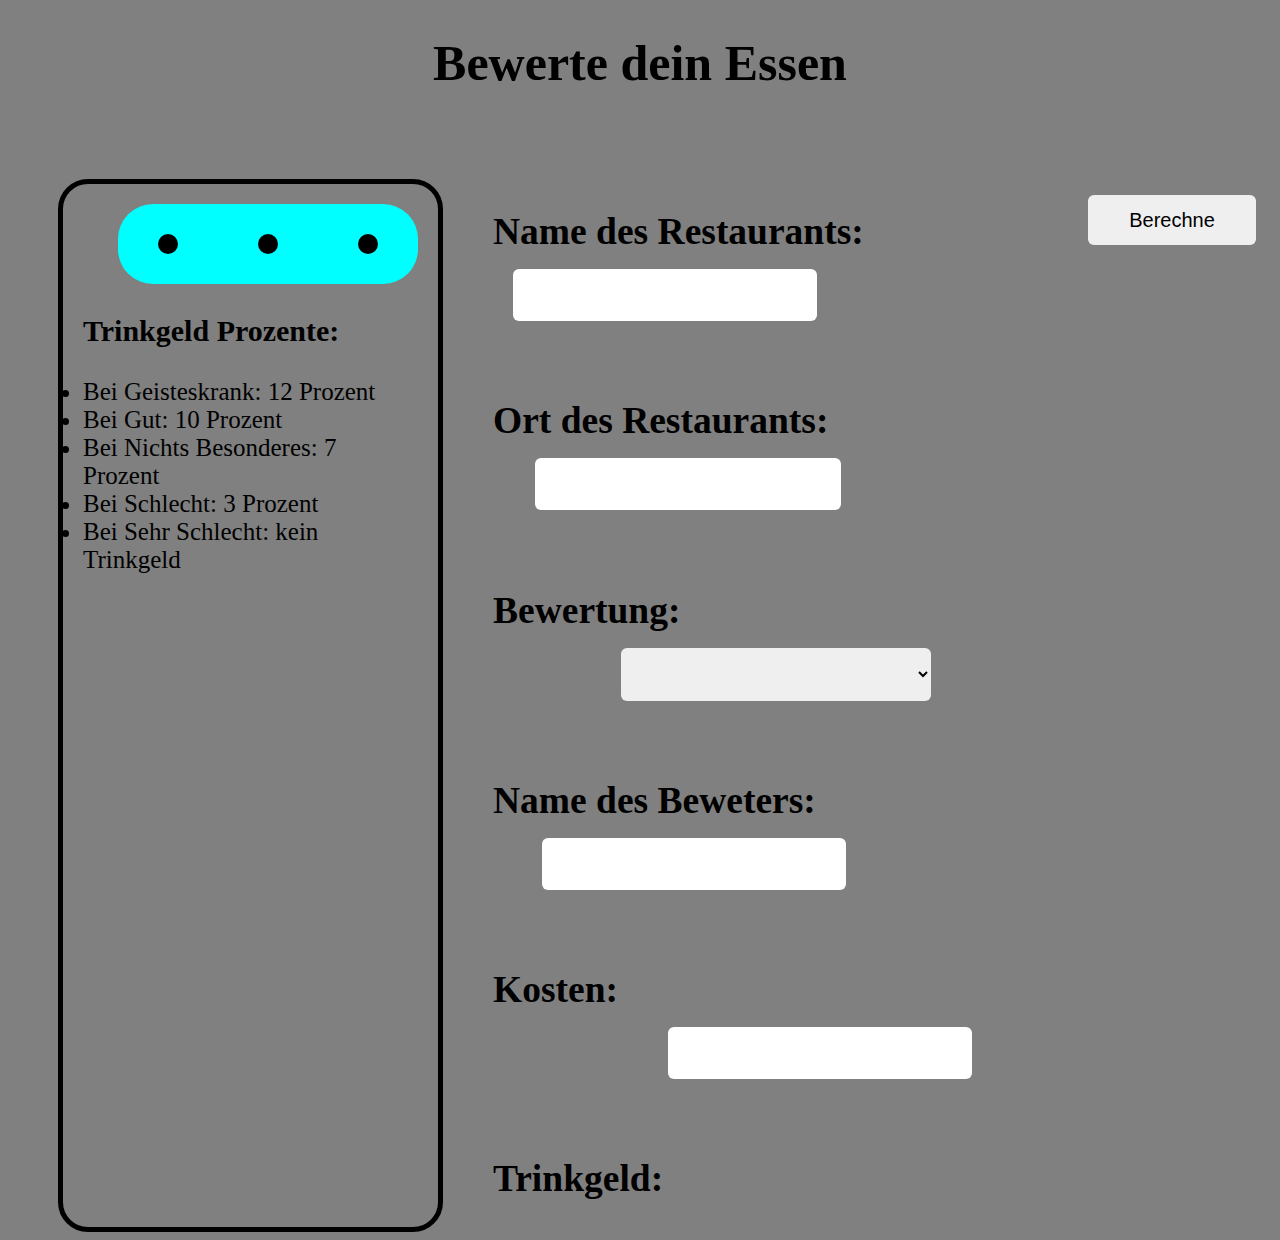
<file: Essen_Bewerten/index.html>
<!DOCTYPE html>
<html lang="en">
<head>
    <meta charset="UTF-8">
    <meta name="viewport" content="width=device-width, initial-scale=1.0">
    <title>Essen Bewertung</title>
    <link rel="stylesheet" href="style.css">
    <script src="main.js"></script>
</head>
<body>
    <h1>Bewerte dein Essen</h1>
    <br>
    <br>
    <br>
    <div class="container2">
        <div class="bewerte">
            <div class="notize">
                <div class="kreise">
                    <div class="kreis1"></div>
                    <div class="kreis2"></div>
                    <div class="kreis3"></div>
                </div>
            </div>
            <form>
                <p>Trinkgeld Prozente:</p>
                <li>Bei Geisteskrank: 12 Prozent</li>
                <li>Bei Gut: 10 Prozent</li>
                <li>Bei Nichts Besonderes: 7 Prozent</li>
                <li>Bei Schlecht: 3 Prozent</li>
                <li>Bei Sehr Schlecht: kein Trinkgeld</li>
            </form>
        </div>
    
        <div class="container">
            <h2>Name des Restaurants:<input type="text" id="name_input"></h2> 
            <h2>Ort des Restaurants:<input type="text" id="ort_input"></h2>
            <h2>Bewertung: <select name="Bewertung" id="raiting">
                                <option value="0"></option>
                                <option value="1">Geisteskrank</option>
                                <option value="2">Gut</option>
                                <option value="3">Nichts Besonderes</option>
                                <option value="4">Schlecht</option>
                                <option value="5">Sehr Schlecht</option>
                            </select>
            </h2> 
            <h2>Name des Beweters:<input type="text" id="name_bewerter"></h2>
            <h2>Kosten:<input type="text" id="kosten"></h2> 
            <h2>Trinkgeld:<output type="text" id="trinkgeld"></h2>
        </div>
        <button type="button" id="bnt1" onclick="berechne()">Berechne</button>
    </div>
</body>
</html>
</file>
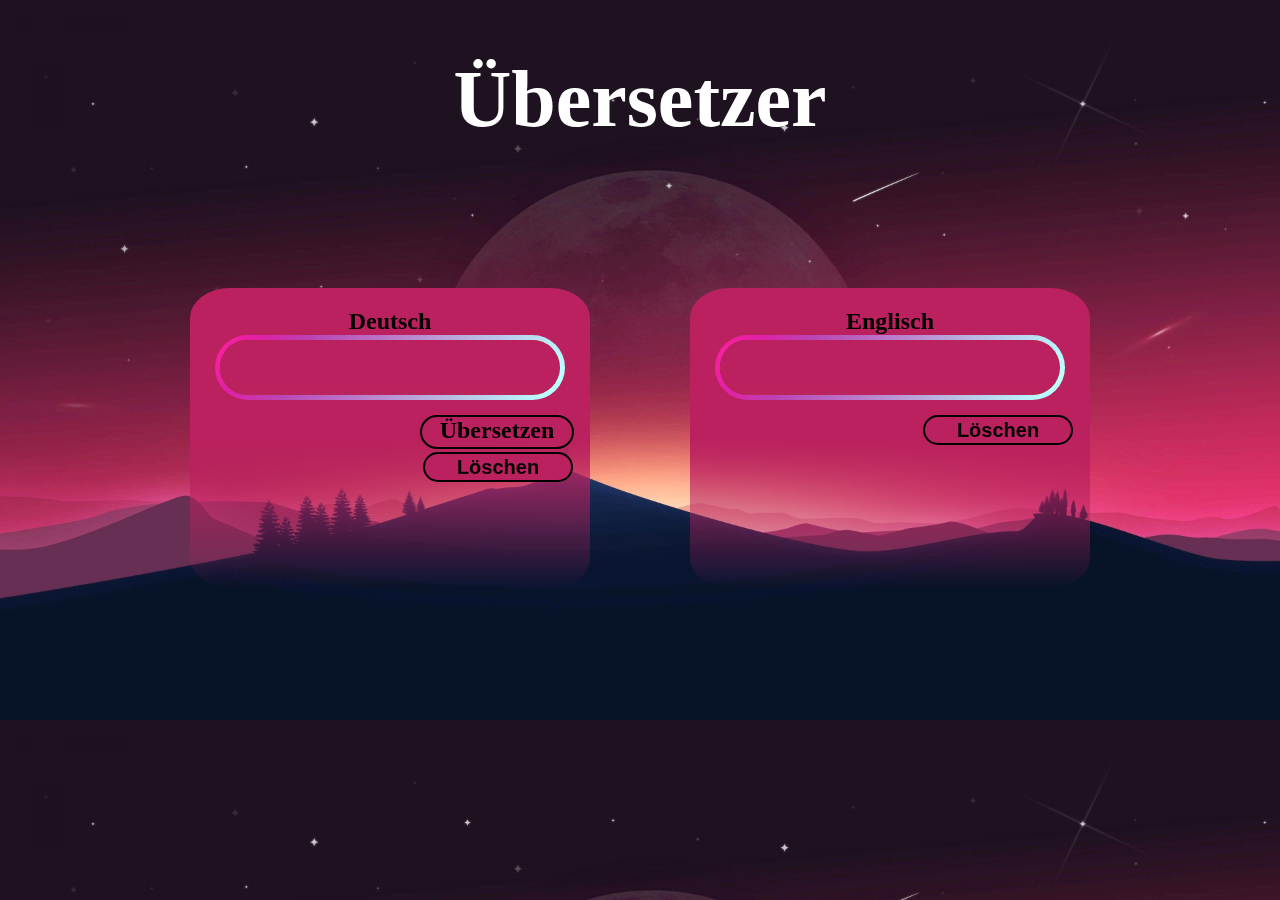
<file: Übersetzer/index.html>
<!DOCTYPE html>
<html lang="en">
<head>
    <meta charset="UTF-8">
    <meta name="viewport" content="width=device-width, initial-scale=1.0">
    <title>Übersetzer</title>
    <link rel="stylesheet" href="Style.css">
    <link rel="stylesheet" href="Style-i.css">
    <script src="main.js" defer></script>
</head>
<body>
    <h1 class="glow">Übersetzer</h1>
<div class="container">
    <div class="box1"><h2>Deutsch
        <div class="input-group">
      <input type="text" id="myInput1" class="input-group__input"/>
  </div>
  <div class="button1">Übersetzen</div>
  <input class="int1" type= "button" value= "Löschen" onclick= "clearInput1()">
</div>
    <div class="box2"><h2>Englisch <div class="input-group">
        <input type="text" id="myInput2" class="input-group__input"/>
    </div>
    <input class="int2" type= "button" value= "Löschen" onclick= "clearInput2()">
</div>
</div>
</body>
</html>
</file>
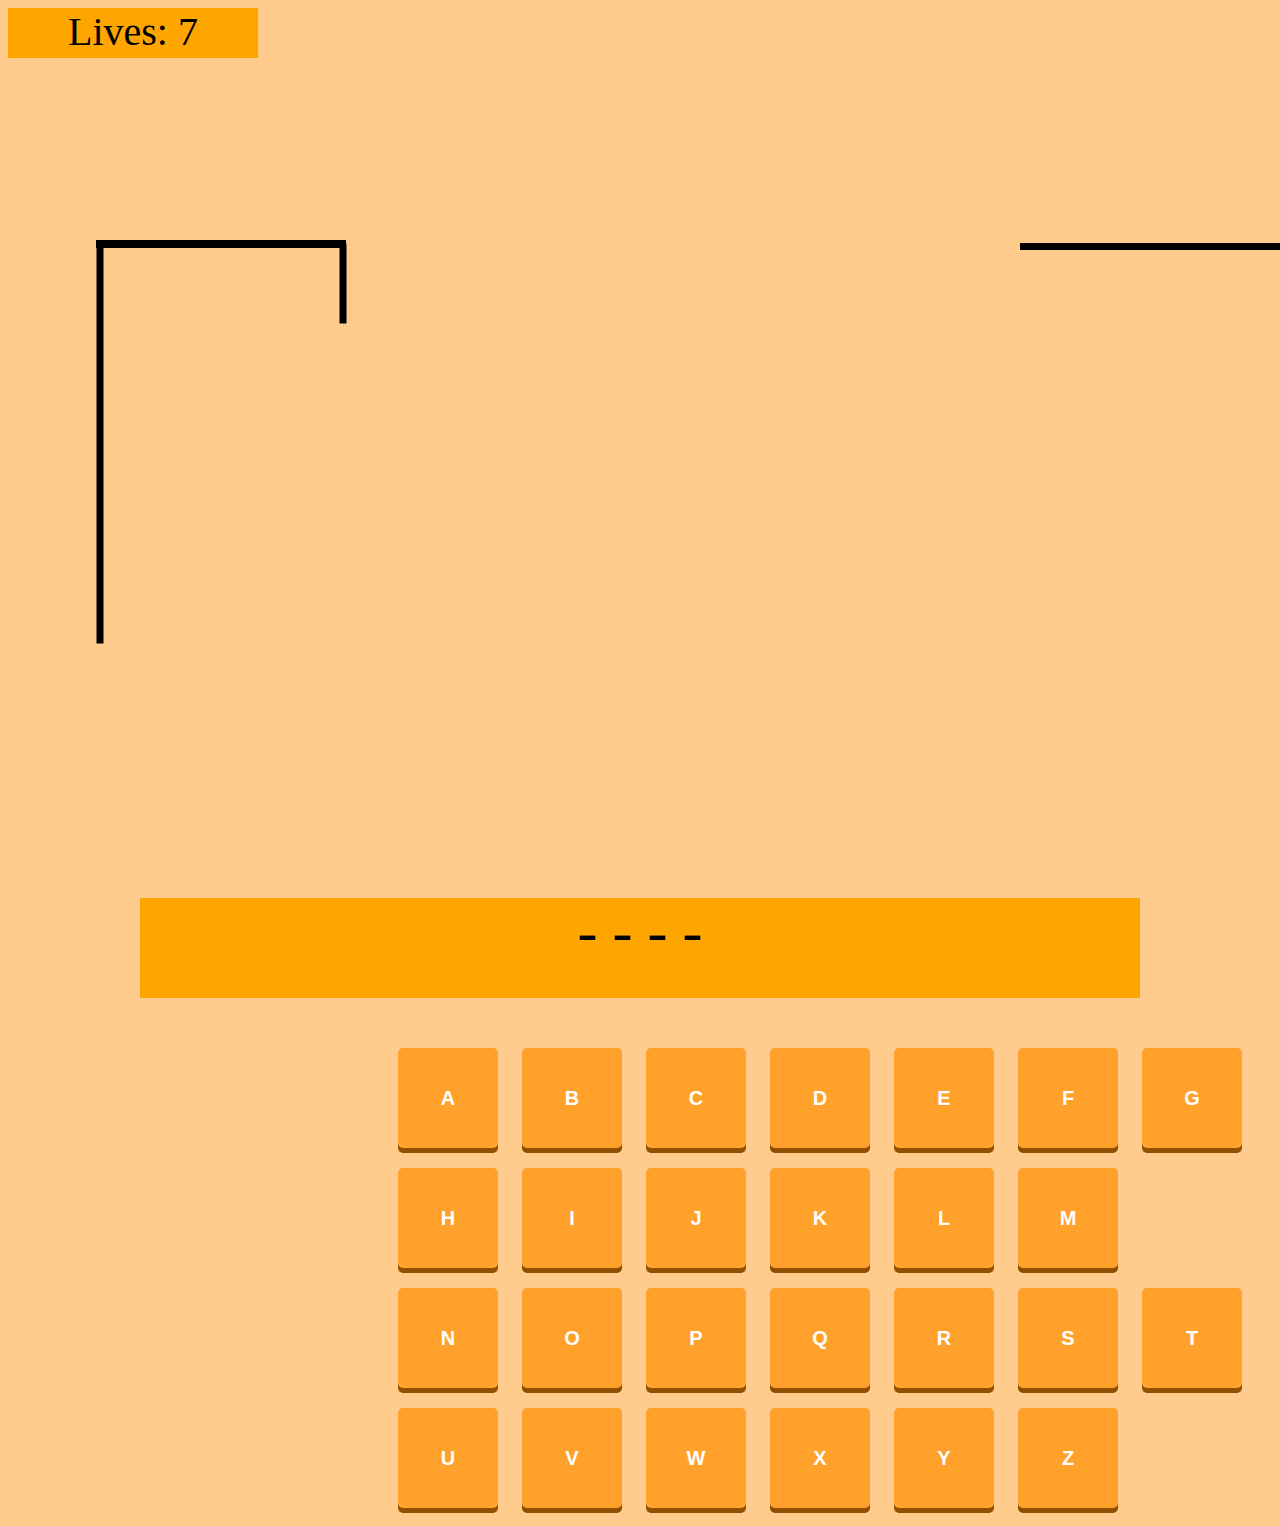
<file: Hangman/game/index.html>
<!DOCTYPE html>
<html lang="en">
<head>
    <meta charset="UTF-8">
    <meta name="viewport" content="width=device-width, initial-scale=1.0">
    <title>Hangman</title>
    <link rel="stylesheet" href="style.css">
    <script src="main.js" defer></script>
</head>
<body>
    <div class="counter">
        <output type="text" id="tries"></output>
    </div>
    <div class="container">
        <div id="words">
            <output type="text" id="word"></output>
        </div>
    </div>
    <div class="buttons">
        <button id="buttonA" type="button">A</button>
        <button id="buttonB" type="button">B</button>
        <button id="buttonC" type="button">C</button>
        <button id="buttonD" type="button">D</button>
        <button id="buttonE" type="button">E</button>
        <button id="buttonF" type="button">F</button>
        <button id="buttonG" type="button">G</button>
        <button id="buttonH" type="button">H</button>
        <button id="buttonI" type="button">I</button>
        <button id="buttonJ" type="button">J</button>
        <button id="buttonK" type="button">K</button>
        <button id="buttonL" type="button">L</button>
        <button id="buttonM" type="button">M</button>
        <br>
        <button id="buttonN" type="button">N</button>
        <button id="buttonO" type="button">O</button>
        <button id="buttonP" type="button">P</button>
        <button id="buttonQ" type="button">Q</button>
        <button id="buttonR" type="button">R</button>
        <button id="buttonS" type="button">S</button>
        <button id="buttonT" type="button">T</button>
        <button id="buttonU" type="button">U</button>
        <button id="buttonV" type="button">V</button>
        <button id="buttonW" type="button">W</button>
        <button id="buttonX" type="button">X</button>
        <button id="buttonY" type="button">Y</button>
        <button id="buttonZ" type="button">Z</button>
    </div>
    <div class="person">
        <div id="underground"></div>
        <div id="wall"></div>
        <div id="heaven"></div>
        <div id="hell"></div>
        <div id="head"></div>
        <div id="body"></div>
        <div id="right_arm"></div>
        <div id="left_arm"></div>
        <div id="right_leg"></div>
        <div id="left_leg"></div>
        <div id="dead">
            <div id="left_aye"></div>
            <div id="right_aye"></div>
        </div>
    </div>
</body>
</html>
</file>
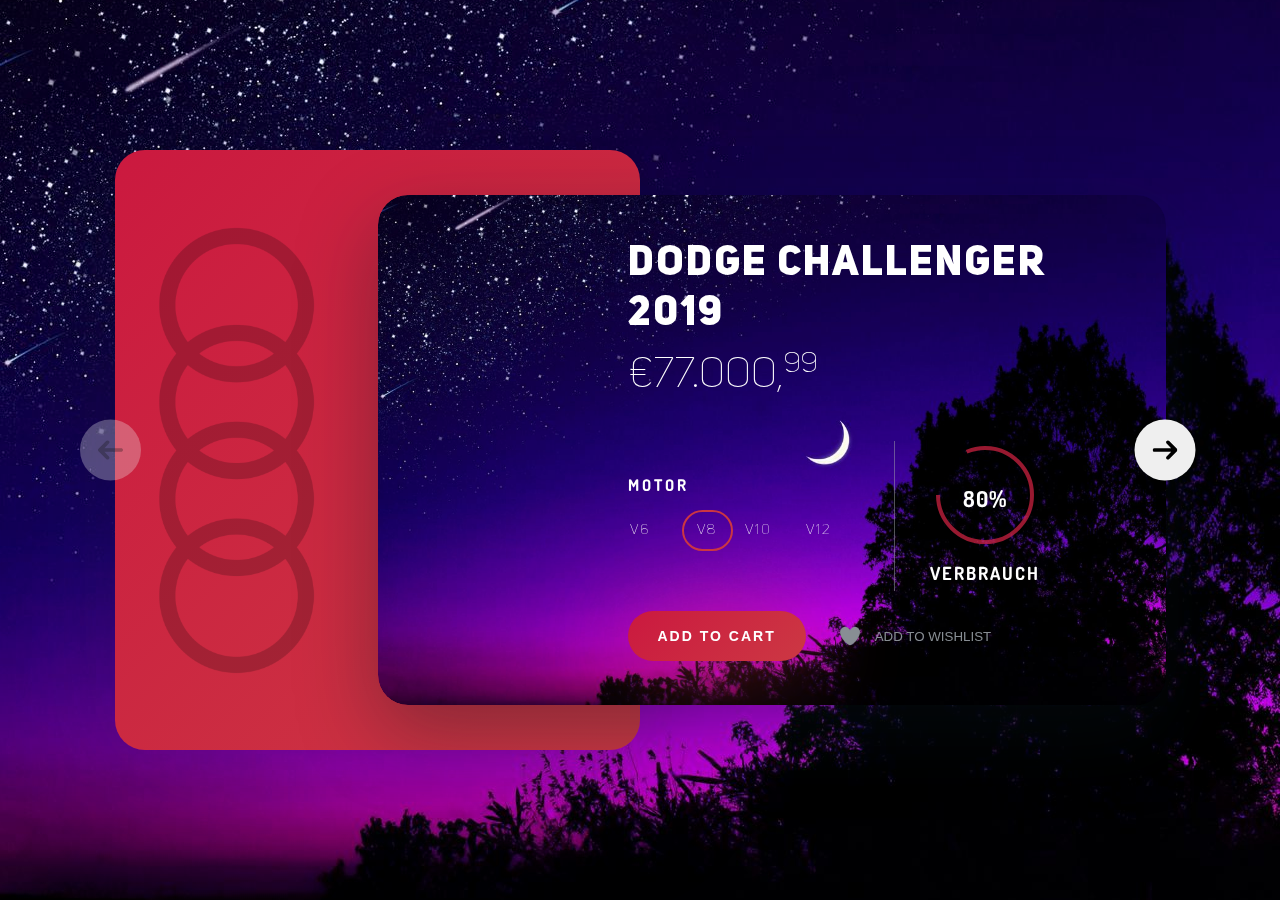
<file: Webside/Webside/index.html>
<!DOCTYPE html>
<html lang="en">

<head>
    <meta charset="UTF-8">
    <title> Automobilhaus | by Kristiyan </title>
    <meta name="viewport"
          content="width=device-width, user-scalable=no, initial-scale=1.0, maximum-scale=1.0, minimum-scale=1.0">
    <link rel="stylesheet" href="https://cdn.jsdelivr.net/npm/swiper@10/swiper-bundle.min.css">
    <link rel="stylesheet" href="./style.css">
</head>

<body>
<div class="wrapper">
    <div class="content">
        <div class="bg-shape">
            <img src="images/logo.webp" alt="">
        </div>
        <div class="product-img">
            <div class="product-img__item" id="img1">
                <img src="images/1.webp" alt="Autos" class="product-img__img">
            </div>
            <div class="product-img__item" id="img2">
                <img src="images/2.webp" alt="Autos" class="product-img__img">
            </div>
            <div class="product-img__item" id="img3">
                <img src="images/4.webp" alt="Autos" class="product-img__img">
            </div>
            <div class="product-img__item" id="img4">
                <img src="images/3.webp" alt="Autos" class="product-img__img">
            </div>
        </div>
        <div class="product-slider">
            <button class="prev disabled">
                    <span class="icon">
                        <svg class="icon icon-arrow-right">
                            <use xlink:href="#icon-arrow-left"></use>
                        </svg>
                    </span>
            </button>
            <button class="next">
                    <span class="icon">
                        <svg class="icon icon-arrow-right">
                            <use xlink:href="#icon-arrow-right"></use>
                        </svg>
                    </span>
            </button>
            <div class="product-slider__wrp swiper-wrapper">
                <div class="product-slider__item swiper-slide" data-target="img4">
                    <div class="product-slider__card">
                        <img src="images/4-bg.webp" alt="star wars" class="product-slider__cover">
                        <div class="product-slider__content">
                            <h1 class="product-slider__title">
                                DODGE CHALLENGER<br>
                                2019
                            </h1>
                            <span class="product-slider__price">€77.000,<sup>99</sup></span>
                            <div class="product-ctr">
                                <div class="product-labels">
                                    <div class="product-labels__title">MOTOR</div>
                                    <div class="product-labels__group">
                                        <label class="product-labels__item">
                                            <input type="radio" class="product-labels__checkbox" name="type5">
                                            <span class="product-labels__txt">V6</span>
                                        </label>
                                        <label class="product-labels__item">
                                            <input type="radio" class="product-labels__checkbox" name="type5"
                                                   checked>
                                            <span class="product-labels__txt">V8</span>
                                        </label>
                                        <label class="product-labels__item">
                                            <input type="radio" class="product-labels__checkbox" name="type5">
                                            <span class="product-labels__txt">V10</span>
                                        </label>
                                        <label class="product-labels__item">
                                            <input type="radio" class="product-labels__checkbox" name="type5">
                                            <span class="product-labels__txt">V12</span>
                                        </label>
                                    </div>
                                </div>
                                <span class="hr-vertical"></span>
                                <div class="product-inf">
                                    <div class="product-inf__percent">
                                        <div class="product-inf__percent-circle">
                                            <svg xmlns="http://www.w3.org/2000/svg" width="100" height="100"
                                                 viewBox="0 0 100 100">
                                                <defs>
                                                    <linearGradient id="gradient" x1="0%" y1="0%" x2="0%" y2="100%">
                                                        <stop offset="0%" stop-color="#0c1e2c" stop-opacity="0" />
                                                        <stop offset="100%" stop-color="#cb2240" stop-opacity="1" />
                                                    </linearGradient>
                                                </defs>
                                                <circle cx="50" cy="50" r="47" stroke-dasharray="240, 300"
                                                        stroke="#cb2240" stroke-width="4" fill="none" />
                                            </svg>
                                        </div>
                                        <div class="product-inf__percent-txt">
                                            80%
                                        </div>
                                    </div>
                                    <span class="product-inf__title">VERBRAUCH</span>
                                </div>
                            </div>
                            <div class="product-slider__bottom">
                                <button onclick="window.location.href = 'Seite 2.html';" class="product-slider__cart">
                                    ADD TO CART
                                </button>
                                <button class="product-slider__fav js-fav"><span class="heart"></span> ADD TO
                                    WISHLIST
                                </button>
                            </div>
                        </div>
                    </div>
                </div>
                <div class="product-slider__item swiper-slide" data-target="img1">
                    <div class="product-slider__card">
                        <img src="images/1-bg.webp" alt="star wars" class="product-slider__cover">
                        <div class="product-slider__content">
                            <h1 class="product-slider__title">
                                BMW M4<br>
                                2020
                            </h1>
                            <span class="product-slider__price">€80.999,<sup>99</sup></span>
                            <div class="product-ctr">
                                <div class="product-labels">
                                    <div class="product-labels__title">⠀LEISTUNG</div>
                                    <div class="product-labels__group">
                                        <label class="product-labels__item">
                                            <input type="radio" class="product-labels__checkbox" name="type1"
                                                   checked>
                                            <span class="product-labels__txt">294 PS</span>
                                        </label>
                                        <label class="product-labels__item">
                                            <input type="radio" class="product-labels__checkbox" name="type1">
                                            <span class="product-labels__txt">394 PS</span>
                                        </label>
                                    </div>
                                </div>
                                <span class="hr-vertical"></span>
                                <div class="product-inf">
                                    <div class="product-inf__percent">
                                        <div class="product-inf__percent-circle">
                                            <svg xmlns="http://www.w3.org/2000/svg" width="100" height="100"
                                                 viewBox="0 0 100 100">
                                                <defs>
                                                    <linearGradient id="gradient" x1="0%" y1="0%" x2="0%" y2="100%">
                                                        <stop offset="0%" stop-color="#0c1e2c" stop-opacity="0" />
                                                        <stop offset="100%" stop-color="#cb2240" stop-opacity="1" />
                                                    </linearGradient>
                                                </defs>
                                                <circle cx="50" cy="50" r="47" stroke-dasharray="225, 300"
                                                        stroke="#cb2240" stroke-width="4" fill="none" />
                                            </svg>
                                        </div>
                                        <div class="product-inf__percent-txt">
                                            75%
                                        </div>
                                    </div>
                                    <span class="product-inf__title">VERBRAUCH</span>
                                </div>
                            </div>
                            <div class="product-slider__bottom">
                                <button onclick="window.location.href = 'Seite 2.html';" class="product-slider__cart">
                                    ADD TO CART
                                </button>
                                <button class="product-slider__fav js-fav"><span class="heart"></span> ADD TO
                                    WISHLIST
                                </button>
                            </div>
                        </div>
                    </div>
                </div>
                <div class="product-slider__item swiper-slide" data-target="img2">
                    <div class="product-slider__card">
                        <img src="images/2-bg.webp" alt="star wars" class="product-slider__cover">
                        <div class="product-slider__content">
                            <h1 class="product-slider__title">
                                AUDI RS6 <br>
                                2016
                            </h1>
                            <span class="product-slider__price">€90.699,<sup>97</sup></span>
                            <div class="product-ctr">
                                <div class="product-labels">
                                    <!--<div class="product-labels__title">VOLTAGE RANGE</div>
                                    <div class="product-labels__group">
                                        <label class="product-labels__item">
                                            <input type="radio" class="product-labels__checkbox" name="type3"
                                                   checked>
                                            <span class="product-labels__txt">2000 <sup>WATT</sup></span>
                                        </label>
                                        <label class="product-labels__item">
                                            <input type="radio" class="product-labels__checkbox" name="type3">
                                            <span class="product-labels__txt">2800 <sup>WATT</sup></span>
                                        </label>
                                    </div>-->
                                    <div class="product-labels__title">⠀⠀MOTOR</div>
                                    <div class="product-labels__group">
                                        <label class="product-labels__item">
                                            <input type="radio" class="product-labels__checkbox" name="type2">
                                            <span class="product-labels__txt">⠀⠀V4</span>
                                        </label>
                                        <label class="product-labels__item">
                                            <input type="radio" class="product-labels__checkbox" name="type2"
                                                   checked>
                                            <span class="product-labels__txt">V6</span>
                                        </label>
                                        <label class="product-labels__item">
                                            <input type="radio" class="product-labels__checkbox" name="type2">
                                            <span class="product-labels__txt">V8</span>
                                        </label>
                                        <label class="product-labels__item">
                                            <input type="radio" class="product-labels__checkbox" name="type2">
                                            <span class="product-labels__txt">V12</span>
                                        </label>
                                    </div>
                                </div>
                                <span class="hr-vertical"></span>
                                <div class="product-inf">
                                    <div class="product-inf__percent">
                                        <div class="product-inf__percent-circle">
                                            <svg xmlns="http://www.w3.org/2000/svg" width="100" height="100"
                                                 viewBox="0 0 100 100">
                                                <defs>
                                                    <linearGradient id="gradient" x1="0%" y1="0%" x2="0%" y2="100%">
                                                        <stop offset="0%" stop-color="#0c1e2c" stop-opacity="0" />
                                                        <stop offset="100%" stop-color="#cb2240" stop-opacity="1" />
                                                    </linearGradient>
                                                </defs>
                                                <circle cx="50" cy="50" r="47" stroke-dasharray="240, 300"
                                                        stroke="#cb2240" stroke-width="4" fill="none" />
                                            </svg>
                                        </div>
                                        <div class="product-inf__percent-txt">
                                            80%
                                        </div>
                                    </div>
                                    <span class="product-inf__title">VERBRAUCH</span>
                                </div>
                            </div>
                            <div class="product-slider__bottom">
                                <button onclick="window.location.href = 'Seite 2.html';" class="product-slider__cart">
                                    ADD TO CART
                                </button>
                                <button class="product-slider__fav js-fav"><span class="heart"></span> ADD TO
                                    WISHLIST
                                </button>
                            </div>
                        </div>
                    </div>
                </div>
                <div class="product-slider__item swiper-slide" data-target="img3">
                    <div class="product-slider__card">
                        <img src="images/3-bg.webp" alt="star wars" class="product-slider__cover">
                        <div class="product-slider__content">
                            <h1 class="product-slider__title">
                                MERCEDES E Klasse<br>
                                2022
                            </h1>
                            <span class="product-slider__price">€55.865,<sup>84</sup></span>
                            <div class="product-ctr">
                                <div class="product-labels">
                                    <div class="product-labels__title">ANTRIEBSART</div>
                                    <div class="product-labels__group">
                                        <label class="product-labels__item">
                                            <input type="radio" class="product-labels__checkbox" name="type6"
                                                   checked>
                                            <span class="product-labels__txt">Elektro</span>
                                        </label>
                                        <label class="product-labels__item">
                                            <input type="radio" class="product-labels__checkbox" name="type6">
                                            <span class="product-labels__txt">Disel</span>
                                        </label>
                                    </div>
                                    <div class="product-labels__title">LEISTUNG</div>
                                    <div class="product-labels__group">
                                        <label class="product-labels__item">
                                            <input type="radio" class="product-labels__checkbox" name="type7"
                                                   checked>
                                            <span class="product-labels__txt">204 PS</span>
                                        </label>
                                        <label class="product-labels__item">
                                            <input type="radio" class="product-labels__checkbox" name="type7">
                                            <span class="product-labels__txt">264 PS</span>
                                        </label>
                                    </div>
                                </div>
                                <span class="hr-vertical"></span>
                                <div class="product-inf">
                                    <div class="product-inf__percent">
                                        <div class="product-inf__percent-circle">
                                            <svg xmlns="http://www.w3.org/2000/svg" width="100" height="100"
                                                 viewBox="0 0 100 100">
                                                <defs>
                                                    <linearGradient id="gradient" x1="0%" y1="0%" x2="0%" y2="100%">
                                                        <stop offset="0%" stop-color="#0c1e2c" stop-opacity="0" />
                                                        <stop offset="100%" stop-color="#cb2240" stop-opacity="1" />
                                                    </linearGradient>
                                                </defs>
                                                <circle cx="50" cy="50" r="47" stroke-dasharray="240, 300"
                                                        stroke="#cb2240" stroke-width="4" fill="none" />
                                            </svg>
                                        </div>
                                        <div class="product-inf__percent-txt">
                                            80%
                                        </div>
                                    </div>
                                    <span class="product-inf__title">VERBRAUCH</span>
                                </div>
                            </div>
                            <div class="product-slider__bottom">
                                <button onclick="window.location.href = 'Seite 2.html';" class="product-slider__cart">
                                    ADD TO CART
                                </button>
                                <button class="product-slider__fav js-fav"><span class="heart"></span> ADD TO
                                    WISHLIST
                                </button>
                            </div>
                        </div>
                    </div>
                </div>
            </div>
        </div>
    </div>
</div>
<svg class="hidden" hidden style="display: none;">
    <symbol id="icon-arrow-left" viewBox="0 0 32 32">
        <path
                d="M0.704 17.696l9.856 9.856c0.896 0.896 2.432 0.896 3.328 0s0.896-2.432 0-3.328l-5.792-5.856h21.568c1.312 0 2.368-1.056 2.368-2.368s-1.056-2.368-2.368-2.368h-21.568l5.824-5.824c0.896-0.896 0.896-2.432 0-3.328-0.48-0.48-1.088-0.704-1.696-0.704s-1.216 0.224-1.696 0.704l-9.824 9.824c-0.448 0.448-0.704 1.056-0.704 1.696s0.224 1.248 0.704 1.696z">
        </path>
    </symbol>
    <symbol id="icon-arrow-right" viewBox="0 0 32 32">
        <path
                d="M31.296 14.336l-9.888-9.888c-0.896-0.896-2.432-0.896-3.328 0s-0.896 2.432 0 3.328l5.824 5.856h-21.536c-1.312 0-2.368 1.056-2.368 2.368s1.056 2.368 2.368 2.368h21.568l-5.856 5.824c-0.896 0.896-0.896 2.432 0 3.328 0.48 0.48 1.088 0.704 1.696 0.704s1.216-0.224 1.696-0.704l9.824-9.824c0.448-0.448 0.704-1.056 0.704-1.696s-0.224-1.248-0.704-1.664z">
        </path>
    </symbol>
</svg>

<script src="https://cdnjs.cloudflare.com/ajax/libs/jquery/3.7.1/jquery.min.js"
        integrity="sha512-v2CJ7UaYy4JwqLDIrZUI/4hqeoQieOmAZNXBeQyjo21dadnwR+8ZaIJVT8EE2iyI61OV8e6M8PP2/4hpQINQ/g=="
        crossorigin="anonymous" referrerpolicy="no-referrer"></script>
<script src='https://cdn.jsdelivr.net/npm/swiper@10/swiper-bundle.min.js'></script>
<script src="script.js"></script>
</body>

</html>
</file>
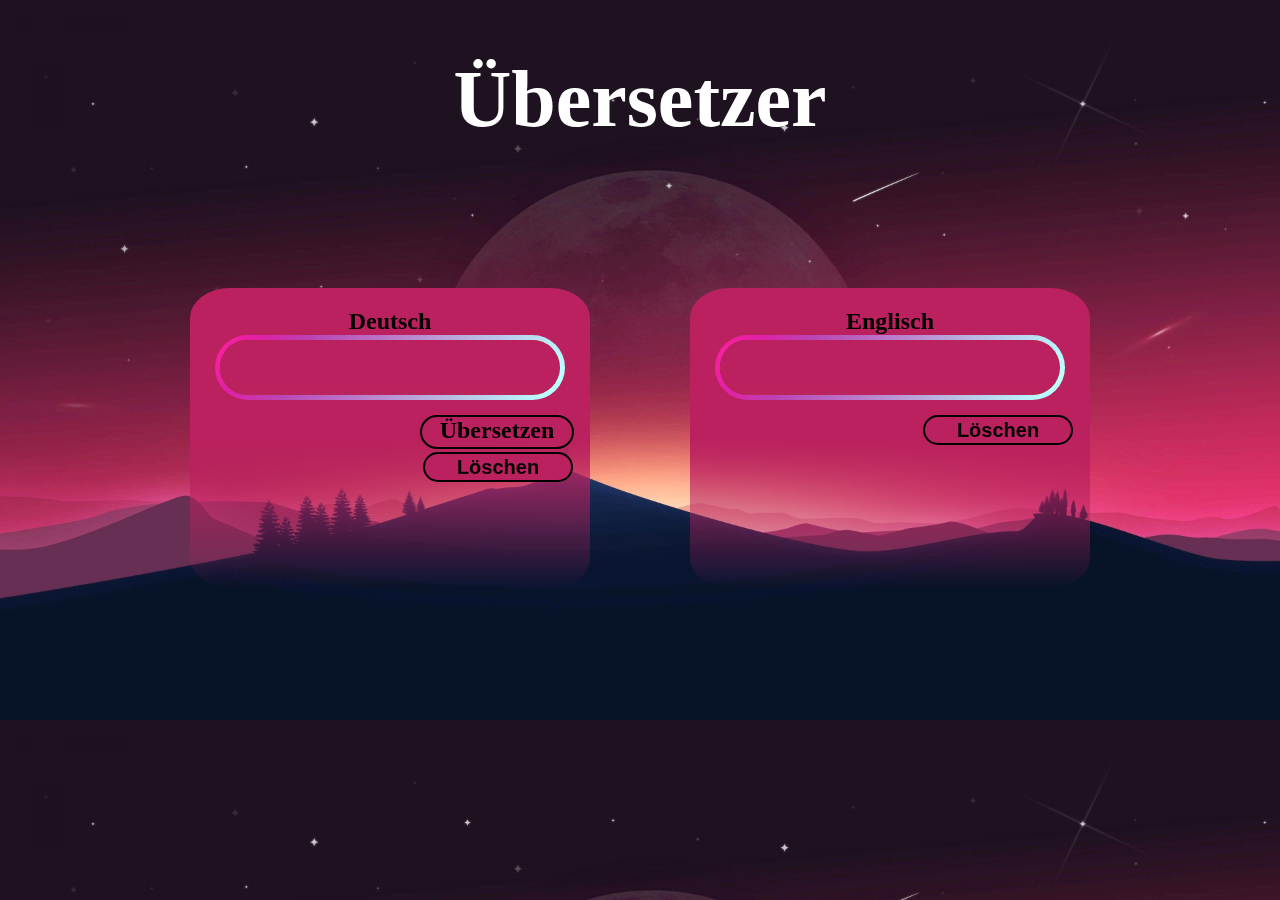
<file: Übersetzer/Flask/templates/index.html>
<!DOCTYPE html>
<html lang="en">
<head>
    <meta charset="UTF-8">
    <meta name="viewport" content="width=device-width, initial-scale=1.0">
    <title>Übersetzer</title>
    <link rel="stylesheet" href="../static/css/Style.css">
    <link rel="stylesheet" href="../static/css/Style-i.css">
    <script src="../static/js/main.js" defer></script>
</head>
<body>
    <h1 class="glow">Übersetzer</h1>
<div class="container">
    <div class="box1"><h2>Deutsch
        <div class="input-group">
      <input type="text" id="myInput1" class="input-group__input"/>
  </div>
  <div class="button1">Übersetzen</div>
  <input class="int1" type= "button" value= "Löschen" onclick= "clearInput1()">
</div>
    <div class="box2"><h2>Englisch <div class="input-group">
        <input type="text" id="myInput2" class="input-group__input"/>
    </div>
    <input class="int2" type= "button" value= "Löschen" onclick= "clearInput2()">
</div>
</div>
</body>
</html>
</file>
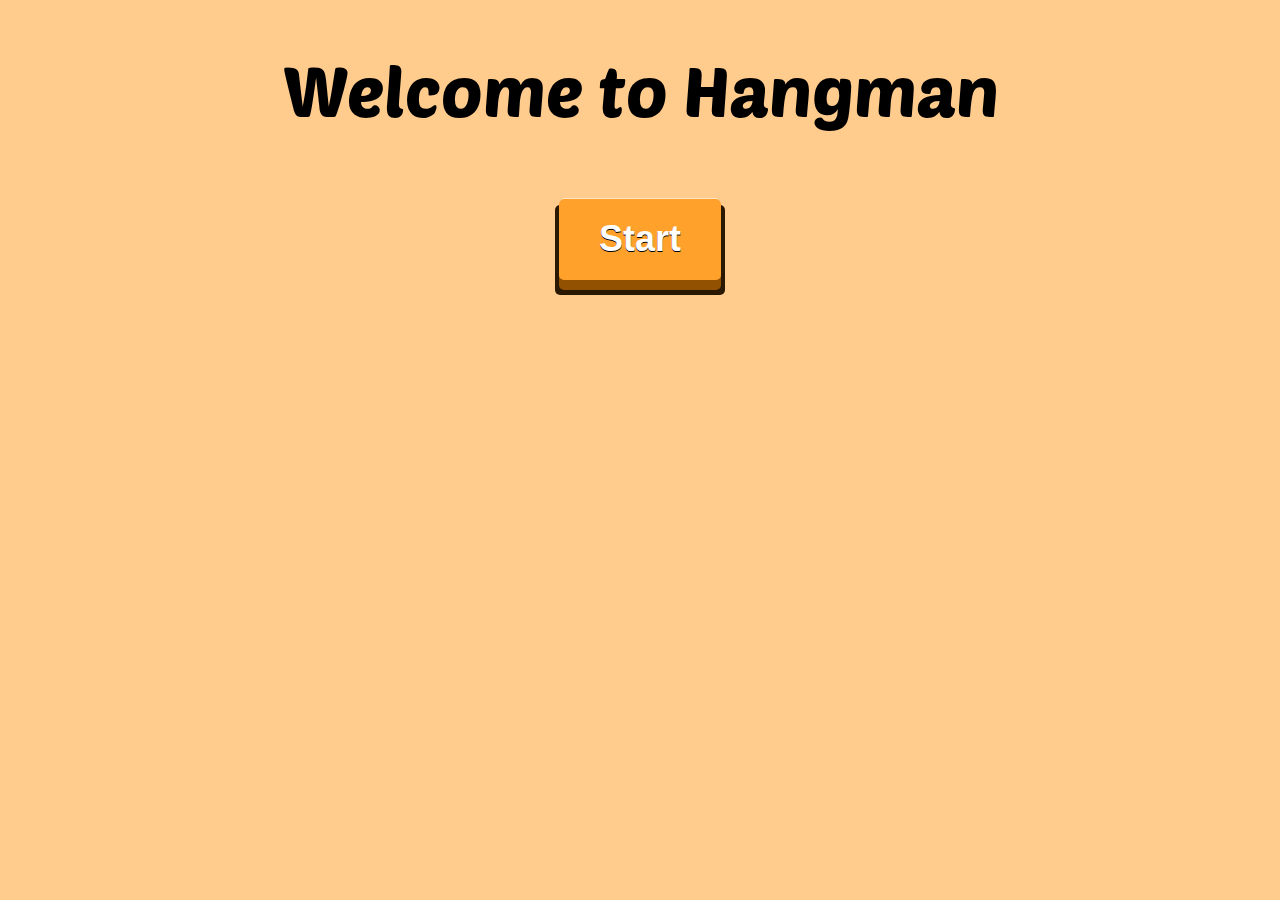
<file: Hangman/startside.html>
<!DOCTYPE html>
<html lang="en">
<head>
    <meta charset="UTF-8">
    <meta name="viewport" content="width=device-width, initial-scale=1.0">
    <title>Games by Kriko</title>
    <link rel="preconnect" href="https://fonts.googleapis.com">
    <link rel="preconnect" href="https://fonts.gstatic.com" crossorigin>
    <link href="https://fonts.googleapis.com/css2?family=Caveat&family=Playpen+Sans:wght@600&family=Poetsen+One&display=swap" rel="stylesheet">
    <link rel="stylesheet" href="main.css">
</head>
<body>
    <div class="container">
    <h1>Welcome to Hangman</h1>
    </div>
    <div ontouchstart="">
        <div class="button">
          <a href="game/index.html">Start</a>
        </div>
      </div>
</body>
</html>
</file>
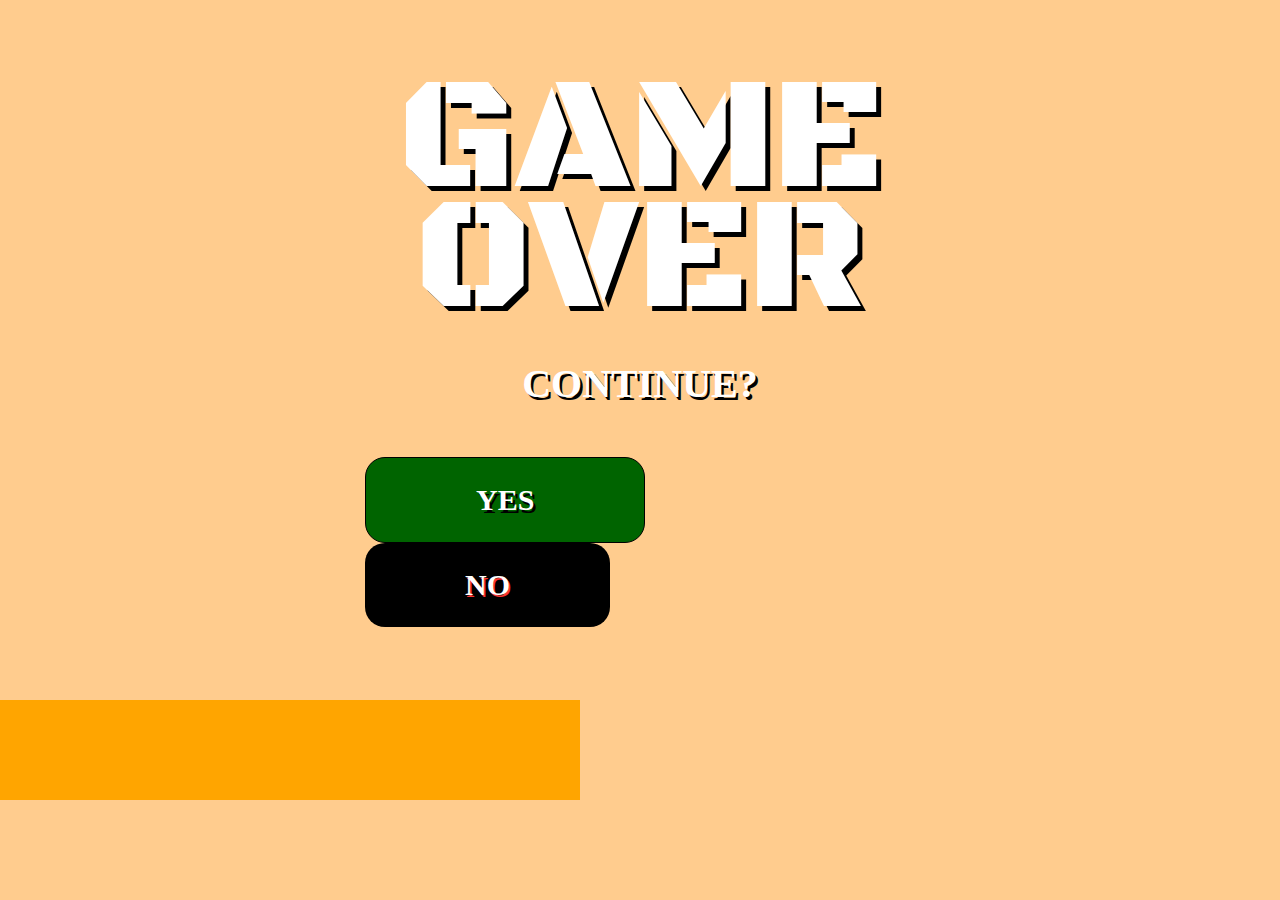
<file: Hangman/over/gameover.html>
<!DOCTYPE html>
<html lang="en">
<head>
    <meta charset="UTF-8">
    <meta name="viewport" content="width=device-width, initial-scale=1.0">
    <title>GAME OVER</title>
    <link rel="preconnect" href="https://fonts.googleapis.com">
    <link rel="preconnect" href="https://fonts.gstatic.com" crossorigin>
    <link href="https://fonts.googleapis.com/css2?family=Black+Ops+One&display=swap" rel="stylesheet">
    <link rel="stylesheet" href="gameover.css">
</head>
<body>
    <div id="tudo">
        <div class="gameover">
        <p> GAME </p>
        <p> OVER </p>
        </div>
        <div class="continue"> <p> CONTINUE? </p> </div>
        <div class="opcoes">
            <div class="yes"> <a href="../game/index.html"> YES </a> </div>
            <div class="no"> <a href="../startside.html"> NO </a> </div>
        </div>
    </div>
    <div class="solve">
        <output type="text" id="soulution"></output>
    </div>
</body>
</html>
</file>
<file: Essen_Bewerten/style.css>
.container {
    display: flex;
    flex-direction: column;
    padding-left: 50px;

}
#name_input {
    width: 300px;
    height: 50px;
    font-size: 20px;
    margin: 16px;
    margin-left: 20px;
    border-radius: 6px;
    border: 0px;
}
#ort_input {
    width: 302px;
    height: 50px;
    font-size: 20px;
    margin: 16px;
    margin-left: 42px;
    border-radius: 6px;
    border: 0px;
}
#raiting {
    width: 310px;
    height: 53px;
    font-size: 20px;
    margin: 16px;
    margin-left: 128px;
    border-radius: 6px;
    border: 0px;
}
#name_bewerter {
     width: 300px;
     height: 50px;
     font-size: 20px;
     margin: 16px;
     margin-left: 49px;
     border-radius: 6px;
     border: 0px;
}
#kosten {
    width: 300px;
    height: 50px;
    font-size: 20px;
    margin: 16px;
    margin-left: 175px;
    border-radius: 6px;
    border: 0px;
}
#trinkgeld {
    font-size: 30px;
    margin: 16px;
    margin-left: 140px;
}
#bnt1 {
    width: 300px;
    height: 50px;
    margin: 16px;
    margin-left: 100px;
    border-radius: 6px;
    font-size: 20px;
    border: 0px;
}
.container2 {
    display: flex;
    font-size: 25px;
    /* justify-content: center; */
    padding-left: 50px;
}
.notize {
    width: 300px;
    height: 80px;
    background-color: aqua;
    border-radius: 35px;
    margin-left: 35px;
}
.bewerte {
    padding-right: 200px;
    border: 5px solid black;
    border-radius: 30px;
    padding: 20px;
}
.kreise {
    display: flex;
    justify-content: space-around; 
}
.kreis1 {
    width: 20px;
    height: 20px;
    background-color: black;
    border-radius: 100px;
    margin-top: 30px;
}
.kreis2 {
    width: 20px;
    height: 20px;
    background-color: black;
    border-radius: 100px;
    margin-top: 30px;
}
.kreis3 {
    width: 20px;
    height: 20px;
    background-color: black;
    border-radius: 100px;
    margin-top: 30px;
}
p {
    font-size: 30px;
    font-weight: bold;
}
h1 {
    text-align: center;
    font-size: 50px;
}
body {
    background-color: gray;
}
</file>
<file: Übersetzer/Style.css>
.container {
    display: flex;
    justify-content: center;
    gap: 100px;
    padding-top: 90px;
}
.box1 {
    width: 400px;
    height: 300px;
    background-image: linear-gradient(to top, transparent, rgb(186, 33, 94) 50%);
    border-radius: 10%;
}
.box2 {
    width: 400px;
    height: 300px;
    background-image: linear-gradient(to top, transparent, rgb(186, 33, 94) 50%);
    border-radius: 10%;
}
.glow {
    font-size: 80px;
    color: #fff;
    text-align: center;
    -webkit-animation: glow 1s ease-in-out infinite alternate;
    -moz-animation: glow 1s ease-in-out infinite alternate;
    animation: glow 1s ease-in-out infinite alternate;
  }

@keyframes glow {
    from {
      text-shadow: 0 0 10px #fff, 0 0 20px #fff, 0 0 30px #e60073, 0 0 40px #e60073, 0 0 50px #e60073, 0 0 60px #e60073, 0 0 70px #e60073;
    }
    to {
      text-shadow: 0 0 20px #fff, 0 0 30px #ff4da6, 0 0 40px #ff4da6, 0 0 50px #ff4da6, 0 0 60px #ff4da6, 0 0 70px #ff4da6, 0 0 80px #ff4da6;
    }
  }
h2 {
    text-align: center;
}
.button1 {
    width: 150px;
    height: 30px;
    border: 2px solid black;
    border-radius: 20px;
    position: relative;
    left: 230px;
    top: 30px;
}
.button2 {
    width: 150px;
    height: 30px;
    border: 2px solid black;
    border-radius: 20px;
    position: relative;
    left: 230px;
    top: 30px;
}
.int1 {
    width: 150px;
    height: 30px;
    border: 2px solid black;
    border-radius: 20px;
    position: relative;
    left: 108px;
    top: 33px;
    background-color:rgb(186, 33, 94);
    font-size: 20px;
    font-weight: bold;
    text-align: center;
}
.int2 {
    width: 150px;
    height: 30px;
    border: 2px solid black;
    border-radius: 20px;
    position: relative;
    left: 108px;
    top: 30px;
    background-color:rgb(186, 33, 94);
    font-size: 20px;
    font-weight: bold;
    text-align: center;
}
body {
    background-image: url(bg.jpg); 
    background-size: cover;
}
</file>
<file: Übersetzer/Style-i.css>
@media (prefers-reduced-motion: reduce) {
    * {
      animation: none !important;
      transition-duration: 0.001s !important;
    }
  }
  @keyframes background-move {
    0% {
      background-position: 0 0, 0 0;
    }
    100% {
      background-position: 100vw 0, 0 0;
      background-position: max(100vw, 40em) 0, 0 0;
    }
  }
  .input-group {
    width: 300px;
    height: 50px;
    display: flex;
    flex-direction: column;
    position: relative;
    left: 25px;
    z-index: 2;
  }
  @supports (mix-blend-mode: darken) {
    .input-group {
      position: relative;
      mix-blend-mode: lighten;
    }
    
  }
  
  .input-group__input {
    color: #fff;
    font-size: 1.25rem;
    line-height: 1;
    border-style: none;
    outline: none;
    height: calc(1em + 1.6em + 0.5em);
    width: 100%;
    padding: 0.8em 1em;
    border: 0.25em solid transparent;
    background-image: linear-gradient(#000, #662929), linear-gradient(120deg, #f09 0%, #0ff 50%, #9f0 100%);
    background-origin: border-box;
    background-clip: padding-box, border-box;
    border-radius: 1.8em;
    background-size: 200% 100%;
    transition: background-position 0.8s ease-out;
  }
  .input-group__input:hover {
    background-position: 100% 0;
  }
  /* .input-group__input:focus {
    outline: 2px dashed #ad2b89;
    outline-offset: 0.5em;
  } */
</file>
<file: Hangman/game/style.css>
.container {
    display: flex;
    justify-content: center;
    padding-top: 890px;
}
#words {
    width: 1000px;
    height: 100px;
    background-color: orange;
    text-align: center;
    font-size: 60px;
}
.counter {
    width: 250px;
    height: 50px;
    background-color: orange;
    position: absolute;
    text-align: center;
    font-size: 40px;

}
.buttons {
    padding-top: 40px;
    padding-left: 380px;
}
button {
    width: 100px;
    height: 100px;
    margin: 10px;
    border: none;
    outline: none;
    background-color: #FFA12B;
    padding: 10px 20px;
    font-size: 20px;
    font-weight: 700;
    color: #fff;
    border-radius: 5px;
    transition: all ease 0.1s;
    box-shadow: 0px 5px 0px 0px #915100;
    
}
button:hover {
    transform: translateY(5px);
    box-shadow: 0px 0px 0px 0px #915100;
}
button:disabled {
    background-color: #cccccc;
    color: #666666;
    border: 1px solid #999999;
    cursor: not-allowed;
    box-shadow: 0px 0px 0px 0px #999999;
}
#underground {
    width: 400px;
    height: 7px;
    background-color: black;
    position: absolute;
    bottom: 650px;
    left: 1020px;
} 
#wall {
    width: 400px;
    height: 7px;
    transform: rotate(90deg);
    background-color: black;
    position: absolute;
    right: 980px;
    top: 440px;
}
#heaven {
    width: 250px;
    height: 8px;
    background-color: black;
    position: absolute;
    top: 240px;
    right: 934px;
}
#hell {
    width: 80px;
    height: 7px;
    background-color: black;
    transform: rotate(90deg);
    position: absolute;
    right: 897px;
    top: 280px;
}
#head {
    width: 60px;
    height: 60px;
    border-radius: 50px;
    border: 7px solid black;
    background-color: transparent;
    position: absolute;
    right: 903px;
    top: 320px;
}
#body {
    width: 6px;
    height: 130px;
    background-color: black;
    position: absolute;
    right: 935px;
    top: 390px;
}
#right_arm {
    width: 5px;
    height: 70px;
    background-color: black;
    transform: rotate(60deg);
    position: absolute;
    right: 905px;
    top: 385px;
}
#left_arm {
    width: 5px;
    height: 70px;
    background-color: black;
    transform: rotate(300deg);
    position: absolute;
    right: 965px;
    top: 386px;
}
#right_leg {
    width: 5px;
    height: 70px;
    background-color: black;
    transform: rotate(320deg);
    position: absolute;
    right: 914px;
    top: 510px;
}
#left_leg {
    width: 5px;
    height: 70px;
    background-color: black;
    transform: rotate(45deg);
    position: absolute;
    right: 963px;
    top: 510px;
}
#dead {
    display: flex;
    gap: 13px;
   position: absolute; 
   right: 922px;
   top: 342px;

}
#left_aye {
    width: 10px;
    height: 10px;
    border-radius: 50px;
    background-color: black;
}
#right_aye {
    width: 10px;
    height: 10px;
    border-radius: 50px;
    background-color: black;
}
body {
    background-color: #ffcc8e;
}
</file>
<file: Webside/Webside/style.css>
@import url("https://fonts.googleapis.com/css?family=Dosis:400,600,700,800");

@font-face {
  font-family: "Uni Sans";
  src: url(fonts/bold.ttf) format("truetype");
  font-weight: 900;
  font-style: normal;
}
@font-face {
  font-family: "Uni Sans";
  src: url(fonts/thin.ttf) format("truetype");
  font-weight: 500;
  font-style: normal;
}

::-webkit-scrollbar {
  display: none;
}

body {
  font-family: "Uni Sans", sans-serif;
  font-weight: 500;
}

* {
  margin: 0;
  padding: 0;
  box-sizing: border-box;
}

img {
  max-width: 100%;
}

a {
  text-decoration: none;
}

.icon {
  display: inline-block;
  width: 1em;
  height: 1em;
  stroke-width: 0;
  stroke: currentColor;
  fill: currentColor;
}

.wrapper {
  width: 100%;
  height: 100vh;
  min-height: 750px;
  background: url(images/bg.jpg) center no-repeat;
  background-size: cover;
  position: relative;
  overflow: hidden;
  display: flex;
}


.content {
  height: 600px;
  margin: auto;
  width: 100%;
  max-width: 1050px;
  display: flex;
  align-items: center;
  position: relative;
}

.bg-shape {
  height: 100%;
  background-image: linear-gradient(-45deg, #cc3843 0%, #cb193f 100%);
  box-shadow: 0px 30px 139px 0px rgba(10, 22, 31, 0.26);
  border-radius: 30px;
  padding: 45px 40px;
  width: 50%;
  position: absolute;
  top: 0;
  left: 0;
  display: flex;
  align-items: center;
}

.bg-shape img {
  object-fit: contain;
  width: 510px;
  display: block;
  object-position: left center;
  opacity: 0.2;
  transform: rotate(-90deg) translateY(-50%);
  max-width: inherit;
  left: 10px;
  position: absolute;
}

.next,
.prev {
  z-index: 22;
  display: inline-flex;
  border: none;
  width: 61px;
  height: 61px;
  border-radius: 50%;
  justify-content: center;
  align-items: center;
  font-size: 25px;
  position: absolute;
  top: 50%;
  outline: none;
  cursor: pointer;
}
.next.disabled,
.prev.disabled {
  cursor: not-allowed;
}
.next:focus,
.prev:focus {
  outline: none;
}

.prev {
  left: -30%;
  transform: translate(-100%, -50%);
}

.next {
  right: 0;
  transform: translate(50%, -50%);
}
.product-slider {
  width: 75%;
  height: 85%;
  border-radius: 30px;
  box-shadow: 0 28px 79px 0 rgba(10, 22, 31, 0.35);
  position: absolute;
  top: 50%;
  right: 0;
  transform: translateY(-50%);
}

.product-slider__wrp {
  height: 100%;
}
.product-slider__item {
  position: relative;
  height: 100%;
  width: 100%;
}

.product-slider__item.swiper-slide-active .product-slider__content > * {
  opacity: 1;
  transform: none;
}
.product-slider__item.swiper-slide-active
  .product-slider__content
  > *:nth-child(1) {
  transition-delay: 0s;
}
.product-slider__item.swiper-slide-active
  .product-slider__content
  > *:nth-child(2) {
  transition-delay: 0.2s;
}
.product-slider__item.swiper-slide-active
  .product-slider__content
  > *:nth-child(3) {
  transition-delay: 0.4s;
}
.product-slider__item.swiper-slide-active
  .product-slider__content
  > *:nth-child(4) {
  transition-delay: 0.6s;
}
.product-slider__item.swiper-slide-active
  .product-slider__content
  > *:nth-child(5) {
  transition-delay: 0.8s;
}
.product-slider__item.swiper-slide-active
  .product-slider__content
  > *:nth-child(6) {
  transition-delay: 1s;
}
.product-slider__item.swiper-slide-active
  .product-slider__content
  > *:nth-child(7) {
  transition-delay: 1.2s;
}
.product-slider__item.swiper-slide-active
  .product-slider__content
  > *:nth-child(8) {
  transition-delay: 1.4s;
}
.product-slider__item.swiper-slide-active
  .product-slider__content
  > *:nth-child(9) {
  transition-delay: 1.6s;
}
.product-slider__item.swiper-slide-active
  .product-slider__content
  > *:nth-child(10) {
  transition-delay: 1.8s;
}
.product-slider__item.swiper-slide-active
  .product-slider__content
  > *:nth-child(11) {
  transition-delay: 2s;
}
.product-slider__item.swiper-slide-active
  .product-slider__content
  > *:nth-child(12) {
  transition-delay: 2.2s;
}
.product-slider__item.swiper-slide-active
  .product-slider__content
  > *:nth-child(13) {
  transition-delay: 2.4s;
}
.product-slider__item.swiper-slide-active
  .product-slider__content
  > *:nth-child(14) {
  transition-delay: 2.6s;
}
.product-slider__item.swiper-slide-active
  .product-slider__content
  > *:nth-child(15) {
  transition-delay: 2.8s;
}
.product-slider__item.swiper-slide-active circle {
  animation: progress 1s ease-out forwards;
  animation-delay: 0.5s;
  opacity: 0.75;
}
.product-slider__card {
  height: 100%;
  display: flex;
  align-items: center;
  width: 100%;
  transition: all 0.5s;
  overflow: hidden;
  position: relative;
  border-radius: 30px;
}

.product-slider__title {
  margin: 0;
  margin-bottom: 10px;
  font-weight: 900;
  font-size: 41px;
  line-height: 1.2em;
  letter-spacing: 2px;
  opacity: 0;
  transform: translateY(55px);
  transition: all 0.5s;
}
.product-slider__price {
  display: block;
  font-size: 42px;
  opacity: 0;
  transform: translateY(55px);
  transition: all 0.5s;
}

.product-slider__price sup {
  top: -20px;
  font-size: 65%;
}
.product-slider__cart {
  box-shadow: 0 7px 99px 0 rgba(204, 51, 66, 0.6);
  background-image: linear-gradient(-45deg, #cc3843 0%, #cb193f 100%);
  border: none;
  color: #fff;
  padding: 10px 30px;
  border-radius: 50px;
  min-height: 50px;
  font-weight: 700;
  font-size: 14px;
  letter-spacing: 2px;
  margin-right: 40px;
  cursor: pointer;
}

.product-slider__fav {
  color: #888e94;
  background: none;
  border: none;
  position: relative;
  padding-left: 25px;
  outline: none;
  cursor: pointer;
}
.product-slider__fav:focus {
  outline: none;
}
.product-slider__fav .heart {
  display: block;
  position: absolute;
  left: 0;
  transform: translate(-50%, -50%) scale(0.7);
  top: 50%;
  pointer-events: none;
  width: 100px;
  height: 100px;
  background: url(images/heart.png) no-repeat;
  background-position: 0 0;
  cursor: pointer;
  transition: background-position 1s steps(28);
  transition-duration: 0s;
}
.product-slider__fav .heart.is-active {
  transition-duration: 1s;
  background-position: -2800px 0;
}
.product-slider__bottom {
  margin-top: 20px;
  opacity: 0;
  transform: translateY(55px);
  transition: all 0.5s;
}
.product-ctr {
  display: flex;
  align-items: center;
  min-height: 150px;
  margin-top: 40px;
  opacity: 0;
  transform: translateY(55px);
  transition: all 0.5s;
}

.product-ctr .hr-vertical {
  width: 1px;
  background: #9fa3a7;
  align-self: stretch;
  margin: 0 35px;
  flex-shrink: 0;
  opacity: 0.5;
}

.product-labels__checkbox {
  display: none;
}
.product-labels__checkbox:checked + .product-labels__txt {
  border-color: #cc3743;
  padding: 10px 13px;
}
.product-labels__title {
  font-family: "Dosis", sans-serif;
  font-weight: 700;
  letter-spacing: 3px;
  font-size: 16px;
  margin-bottom: 10px;
}
.product-labels__group {
  display: flex;
  margin-bottom: 15px;
}
.product-labels__group:last-child {
  margin-bottom: 0;
}
.product-labels__item {
  margin: 5px;
  cursor: pointer;
}
.product-labels__item:first-child {
  margin-left: 0;
}
.product-labels__txt {
  display: block;
  border: 2px solid transparent;
  font-size: 14px;
  padding: 10px 20px;
  padding-left: 0;
  border-radius: 50px;
  transition: all 0.3s;
  letter-spacing: 2px;
}
@keyframes progress {
  0% {
    stroke-dasharray: 0 100;
  }
}
.product-inf {
  text-align: center;
}
.product-inf__percent {
  font-weight: 700;
  font-size: 22px;
  letter-spacing: 1px;
  margin-bottom: 12px;
  font-family: "Dosis", sans-serif;
  position: relative;
}
.product-inf__percent circle {
  transform: rotate(180deg) scaleY(-1);
  transform-origin: 50%;
}
.product-inf__percent-txt {
  position: absolute;
  top: 50%;
  left: 50%;
  transform: translate(-50%, -50%);
}
.product-inf__title {
  font-family: "Dosis", sans-serif;
  font-weight: 700;
  letter-spacing: 2px;
  font-size: 18px;
}
.product-img {
  position: absolute;
  z-index: 2;
  width: 500px;
  left: 25%;
  transform: translateX(-45%);
  max-height: 500px;
  height: 100%;
  pointer-events: none;
}
.product-img__item {
  display: flex;
  align-items: center;
  position: absolute;
  pointer-events: none;
  user-select: none;
  top: 50%;
  right: 0;
  transform: translateY(-50%) translateX(-130px);
  opacity: 0;
  transition: all 0.3s;
}
.product-img__item.active {
  opacity: 1;
  transform: translateY(-50%) translateX(0);
  transition-delay: 0.3s;
}
.product-img__item img {
  object-fit: contain;
  object-position: center right;
}

@media screen and (max-width: 992px) {
  .wrapper {
    height: auto;
    min-height: 100vh;
  }
}
@media screen and (max-width: 1200px) {
  .content {
    max-width: 920px;
  }
}
@media screen and (max-width: 992px) {
  .content {
    max-width: 920px;
    margin-top: 100px;
    height: auto;
    min-height: 100vh;
  }
}
@media screen and (max-width: 767px) {
  .content {
    margin-top: 20px;
  }
}
@media screen and (max-width: 576px) {
  .content {
    margin-top: 20px;
    margin-bottom: 20px;
  }
}

@media screen and (max-width: 1200px) {
  .bg-shape {
    width: 45%;
  }
}
@media screen and (max-width: 992px) {
  .bg-shape {
    width: 90%;
    height: 290px;
    align-items: flex-start;
    padding: 50px;
    left: 50%;
    transform: translateX(-50%);
  }
}
@media screen and (max-width: 767px) {
  .bg-shape {
    padding: 30px;
    width: 95%;
    border-radius: 20px;
  }
}
@media screen and (max-width: 576px) {
  .bg-shape {
    height: 200px;
    padding: 30px;
  }
}
@media screen and (max-width: 1200px) {
  .bg-shape img {
    width: 430px;
    left: 10px;
  }
}
@media screen and (max-width: 992px) {
  .bg-shape img {
    transform: none;
    width: 100%;
    position: relative;
    left: auto;
    margin-left: auto;
    margin-right: auto;
    object-fit: contain;
    height: 100%;
    object-position: top center;
  }
}
@media screen and (max-width: 992px) {
  .next,
  .prev {
    top: 170px;
  }
}

@media screen and (max-width: 1200px) {
  .prev {
    left: -21%;
  }
}
@media screen and (max-width: 992px) {
  .prev {
    left: 0;
    transform: translate(-50%, -50%);
  }
}
@media screen and (max-width: 576px) {
  .prev {
    transform: translate(20%, -50%);
  }
}
@media screen and (max-width: 576px) {
  .next {
    transform: translate(-20%, -50%);
  }
}

@media screen and (max-width: 1200px) {
  .product-slider {
    width: 80%;
  }
}
@media screen and (max-width: 992px) {
  .product-slider {
    width: 80%;
    left: 50%;
    transform: translateX(-50%);
    height: auto;
    position: relative;
    top: 0;
    margin-top: 170px;
    margin-bottom: 100px;
  }
  .product-slider br {
    display: none;
  }
}
@media screen and (max-width: 767px) {
  .product-slider {
    border-radius: 20px;
  }
}
@media screen and (max-width: 576px) {
  .product-slider {
    width: 85%;
    margin-top: 130px;
  }
}
@media screen and (max-width: 992px) {
  .product-slider__item {
    height: auto;
  }
}

@media screen and (max-width: 992px) {
  .product-slider__card {
    align-items: flex-start;
  }
}
@media screen and (max-width: 767px) {
  .product-slider__card {
    border-radius: 20px;
  }
}
.product-slider__cover {
  border-radius: 30px;
  position: absolute;
  top: 0;
  left: 0;
  width: 100%;
  height: 100%;
  display: block;
  object-fit: cover;
}
@media screen and (max-width: 767px) {
  .product-slider__cover {
    border-radius: 20px;
  }
}
.product-slider__content {
  color: #fff;
  padding-top: 1px;
  position: relative;
  z-index: 2;
  width: 100%;
  padding-left: 250px;
  padding-right: 80px;
}
@media screen and (max-width: 1200px) {
  .product-slider__content {
    padding-left: 220px;
  }
}
@media screen and (max-width: 992px) {
  .product-slider__content {
    padding: 20px 60px 100px;
    padding-top: 280px;
    text-align: center;
  }
}
@media screen and (max-width: 767px) {
  .product-slider__content {
    padding: 20px 30px 50px;
    padding-top: 300px;
  }
}
@media screen and (max-width: 576px) {
  .product-slider__content {
    padding-top: 220px;
    padding-left: 15px;
    padding-right: 15px;
  }
}

@media screen and (max-width: 1200px) {
  .product-slider__title {
    font-size: 34px;
  }
}
@media screen and (max-width: 576px) {
  .product-slider__title {
    font-size: 24px;
  }
}
@media screen and (max-width: 1200px) {
  .product-slider__price {
    font-size: 36px;
  }
}
@media screen and (max-width: 576px) {
  .product-slider__price {
    font-size: 30px;
  }
}
@media screen and (max-width: 768px) {
  .product-slider__cart {
    margin-right: 30px;
  }
}
@media screen and (max-width: 576px) {
  .product-slider__cart {
    width: 100%;
    max-width: 300px;
    margin-left: auto;
    margin-right: auto;
    margin-bottom: 50px;
  }
}
@media screen and (max-width: 992px) {
  .product-ctr {
    justify-content: center;
  }
}
@media screen and (max-width: 767px) {
  .product-ctr {
    justify-content: center;
    flex-wrap: wrap;
    margin-bottom: 40px;
  }
  .product-ctr .hr-vertical {
    width: 100%;
    margin: 35px 0;
    height: 1px;
  }
}
@media screen and (max-width: 767px) {
  .product-labels {
    width: 100%;
  }
}
@media screen and (max-width: 992px) {
  .product-labels__group {
    justify-content: center;
  }
}
@media screen and (max-width: 767px) {
  .product-inf {
    width: 100%;
  }
}
@media screen and (max-width: 1200px) {
  .product-img {
    width: 430px;
    left: 20%;
  }
}
@media screen and (max-width: 992px) {
  .product-img {
    width: 430px;
    left: 50%;
    transform: translateX(-50%);
    top: 0;
    height: 350px;
  }
}
@media screen and (max-width: 767px) {
  .product-img {
    width: 100%;
    max-width: 400px;
    top: 30px;
    height: 390px;
  }
}
@media screen and (max-width: 576px) {
  .product-img {
    max-width: 300px;
    height: 300px;
  }
}
</file>
<file: Übersetzer/Flask/static/css/Style.css>
.container {
    display: flex;
    justify-content: center;
    gap: 100px;
    padding-top: 90px;
}
.box1 {
    width: 400px;
    height: 300px;
    background-image: linear-gradient(to top, transparent, rgb(186, 33, 94) 50%);
    border-radius: 10%;
}
.box2 {
    width: 400px;
    height: 300px;
    background-image: linear-gradient(to top, transparent, rgb(186, 33, 94) 50%);
    border-radius: 10%;
}
.glow {
    font-size: 80px;
    color: #fff;
    text-align: center;
    -webkit-animation: glow 1s ease-in-out infinite alternate;
    -moz-animation: glow 1s ease-in-out infinite alternate;
    animation: glow 1s ease-in-out infinite alternate;
  }

@keyframes glow {
    from {
      text-shadow: 0 0 10px #fff, 0 0 20px #fff, 0 0 30px #e60073, 0 0 40px #e60073, 0 0 50px #e60073, 0 0 60px #e60073, 0 0 70px #e60073;
    }
    to {
      text-shadow: 0 0 20px #fff, 0 0 30px #ff4da6, 0 0 40px #ff4da6, 0 0 50px #ff4da6, 0 0 60px #ff4da6, 0 0 70px #ff4da6, 0 0 80px #ff4da6;
    }
  }
h2 {
    text-align: center;
}
.button1 {
    width: 150px;
    height: 30px;
    border: 2px solid black;
    border-radius: 20px;
    position: relative;
    left: 230px;
    top: 30px;
}
.button2 {
    width: 150px;
    height: 30px;
    border: 2px solid black;
    border-radius: 20px;
    position: relative;
    left: 230px;
    top: 30px;
}
.int1 {
    width: 150px;
    height: 30px;
    border: 2px solid black;
    border-radius: 20px;
    position: relative;
    left: 108px;
    top: 33px;
    background-color:rgb(186, 33, 94);
    font-size: 20px;
    font-weight: bold;
    text-align: center;
}
.int2 {
    width: 150px;
    height: 30px;
    border: 2px solid black;
    border-radius: 20px;
    position: relative;
    left: 108px;
    top: 30px;
    background-color:rgb(186, 33, 94);
    font-size: 20px;
    font-weight: bold;
    text-align: center;
}
body {
    background-image: url('../images/bg.jpg'); 
    background-size: cover;
}
</file>
<file: Übersetzer/Flask/static/css/Style-i.css>
@media (prefers-reduced-motion: reduce) {
    * {
      animation: none !important;
      transition-duration: 0.001s !important;
    }
  }
  @keyframes background-move {
    0% {
      background-position: 0 0, 0 0;
    }
    100% {
      background-position: 100vw 0, 0 0;
      background-position: max(100vw, 40em) 0, 0 0;
    }
  }
  .input-group {
    width: 300px;
    height: 50px;
    display: flex;
    flex-direction: column;
    position: relative;
    left: 25px;
    z-index: 2;
  }
  @supports (mix-blend-mode: darken) {
    .input-group {
      position: relative;
      mix-blend-mode: lighten;
    }
    
  }
  
  .input-group__input {
    color: #fff;
    font-size: 1.25rem;
    line-height: 1;
    border-style: none;
    outline: none;
    height: calc(1em + 1.6em + 0.5em);
    width: 100%;
    padding: 0.8em 1em;
    border: 0.25em solid transparent;
    background-image: linear-gradient(#000, #662929), linear-gradient(120deg, #f09 0%, #0ff 50%, #9f0 100%);
    background-origin: border-box;
    background-clip: padding-box, border-box;
    border-radius: 1.8em;
    background-size: 200% 100%;
    transition: background-position 0.8s ease-out;
  }
  .input-group__input:hover {
    background-position: 100% 0;
  }
  /* .input-group__input:focus {
    outline: 2px dashed #ad2b89;
    outline-offset: 0.5em;
  } */
</file>
<file: Hangman/main.css>
/* body {
    background: linear-gradient(300deg,#4158d0,#c850c0,#ffcc70);
    background-size: 180% 180%;
    animation: gradient-animation 18s ease infinite;
  }
  
  @keyframes gradient-animation {
    0% {
      background-position: 0% 50%;
    }
    50% {
      background-position: 100% 50%;
    }
    100% {
      background-position: 0% 50%;
    }
  } */
  
  body{
    text-align:center;
    background-color:#ffcc8e;
  }
  
  .button{
    position:relative;
    display:inline-block;
    margin:20px;
  }
  
  .button a{
    color:white;
    font-family:Helvetica, sans-serif;
    font-weight:bold;
    font-size:36px;
    text-align: center;
    text-decoration:none;
    background-color:#FFA12B;
    display:block;
    position:relative;
    padding:20px 40px;
    
    -webkit-tap-highlight-color: rgba(0, 0, 0, 0);
    text-shadow: 0px 1px 0px #000;
    filter: dropshadow(color=#000, offx=0px, offy=1px);
    
    -webkit-box-shadow:inset 0 1px 0 #FFE5C4, 0 10px 0 #915100;
    -moz-box-shadow:inset 0 1px 0 #FFE5C4, 0 10px 0 #915100;
    box-shadow:inset 0 1px 0 #FFE5C4, 0 10px 0 #915100;
    
    -webkit-border-radius: 5px;
    -moz-border-radius: 5px;
    border-radius: 5px;
  }
  
  .button a:active{
    top:10px;
    background-color:#F78900;
    
    -webkit-box-shadow:inset 0 1px 0 #FFE5C4, inset 0 -3px 0 #915100;
    -moz-box-shadow:inset 0 1px 0 #FFE5C4, inset 0 -3pxpx 0 #915100;
    box-shadow:inset 0 1px 0 #FFE5C4, inset 0 -3px 0 #915100;
  }
  
  .button:after{
    content:"";
    height:100%;
    width:100%;
    padding:4px;
    position: absolute;
    bottom:-15px;
    left:-4px;
    z-index:-1;
    background-color:#2B1800;
    -webkit-border-radius: 5px;
    -moz-border-radius: 5px;
    border-radius: 5px;
  }
  h1 {
    font-size: 70px;
    font-family: "Poetsen One", sans-serif;
    font-weight: 400;
    font-style: normal;
  }
</file>
<file: Hangman/over/gameover.css>
@-webkit-keyframes animacao1 {
    0% {
      background: #d62623;
    }
    50% {
      background: #ee3430;
    }
    100% {
      background: #fb3733;
    }
  }
  
  @-moz-keyframes animacao1 {
    0% {
      background: #d62623;
    }
    50% {
      background: #ee3430;
    }
    100% {
      background: #fb3733;
    }
  }
  
  @keyframes animacao1 {
    0% {
      background: #d62623;
    }
    50% {
      background: #ee3430;
    }
    100% {
      background: #fb3733;
    }
  }
  
  body {
    background: #ffcc8e;
  }
  
  #tudo {
    width: 750px;
    height: 580px;
    margin: auto;
    margin-top: 20px;
    border-radius: 40px;
    -webkit-animation-name: animacao1;
    -webkit-animation-duration: 1s;
    -webkit-animation-timing-function: linear;
    -webkit-animation-iteration-count: infinite;
    -webkit-animation-direction: alternate;
  
    -moz-animation-name: animacao1;
    -moz-animation-duration: 1s;
    -moz-animation-timing-function: linear;
    -moz-animation-iteration-count: infinite;
    -moz-animation-direction: alternate;
  
    animation-name: animacao1;
    animation-duration: 1s;
    animation-timing-function: linear;
    animation-iteration-count: infinite;
    animation-direction: alternate;
  }
  
  .gameover {
    width: 750px;
    height: auto;
    padding-top: 60px;
    background: none;
  }
  
  .gameover p {
    margin-top: 0px;
    margin-bottom: 0px;
    font-size: 160px;
    font-family: "Black Ops One", cursive;
    line-height: 120px;
    text-align: center;
    text-shadow: 5px 5px #000000;
    color: #ffffff;
  }
  
  .continue {
    width: 750px;
    height: auto;
    padding-top: 40px;
  }
  
  .continue p {
    margin-top: 0px;
    margin-bottom: 0px;
    text-align: center;
    font-size: 40px;
    font-weight: bold;
    font-family: corbel;
    color: #ffffff;
    text-shadow: 2.5px 2.5px #000000;
  }
  
  .opcoes {
    width: 550px;
    height: auto;
    padding-top: 50px;
    margin: auto;
  }
  
  .yes a {
    text-align: center;
    font-size: 30px;
    font-weight: bold;
    font-family: corbel;
    color: #ffffff;
    text-decoration: none;
    text-shadow: 2.5px 2.5px #000000;
    padding: 25px 110px 25px 110px;
    border: 1px solid #000000;
    border-radius: 20px;
    background: #006400;
    margin-right: 30px;
    float: left;
  }

  .solve {
    width: 1000px;
    height: 100px;
    background-color: orange;
    position: absolute;
    right: 700px;
    top: 700px
  }
  
  @-webkit-keyframes animacao2 {
    from {
      -webkit-transform: scale(1);
    }
    to {
      -webkit-transform: scale(1.2);
    }
  }
  
  @-moz-keyframes animacao2 {
    from {
      -moz-transform: scale(1);
    }
    to {
      -moz-transform: scale(1.1);
    }
  }
  
  @keyframes animacao2 {
    from {
      transform: scale(1);
    }
    to {
      transform: scale(1.1);
    }
  }
  
  .yes a:hover {
    -webkit-animation-name: animacao2;
    -webkit-animation-duration: 0.8s;
    -webkit-animation-timing-function: linear;
    -webkit-animation-iteration-count: infinite;
    -webkit-animation-direction: alternate;
  
    -moz-animation-name: animacao2;
    -moz-animation-duration: 0.8s;
    -moz-animation-timing-function: linear;
    -moz-animation-iteration-count: infinite;
    -moz-animation-direction: alternate;
  
    animation-name: animacao2;
    animation-duration: 0.8s;
    animation-timing-function: linear;
    animation-iteration-count: infinite;
    animation-direction: alternate;
  }
  
  .no a {
    text-align: center;
    font-size: 30px;
    font-weight: bold;
    font-family: corbel;
    color: #ffffff;
    text-decoration: none;
    text-shadow: 1.5px 1.5px #fb3733;
    padding: 25px 100px 25px 100px;
    border-radius: 20px;
    background: #000000;
    float: left;
  }
  
  @-webkit-keyframes animacao3 {
    0% {
      -webkit-transform: translate(-5px, 0px);
    }
    25% {
      -webkit-transform: translate(-2.5px, 0px);
    }
    50% {
      -webkit-transform: translate(0px, 0px);
    }
    75% {
      -webkit-transform: translate(2.5px, 0px);
    }
    100% {
      -webkit-transform: translate(5px, 0px);
    }
  }
  
  @-moz-keyframes animacao3 {
    0% {
      -moz-transform: translate(-5px, 0px);
    }
    25% {
      -moz-transform: translate(-2.5px, 0px);
    }
    50% {
      -moz-transform: translate(0px, 0px);
    }
    75% {
      -moz-transform: translate(2.5px, 0px);
    }
    100% {
      -moz-transform: translate(5px, 0px);
    }
  }
  
  @keyframes animacao3 {
    0% {
      transform: translate(-5px, 0px);
    }
    25% {
      transform: translate(-2.5px, 0px);
    }
    50% {
      transform: translate(0px, 0px);
    }
    75% {
      transform: translate(2.5px, 0px);
    }
    100% {
      transform: translate(5px, 0px);
    }
  }
  
  .no a:hover {
    -webkit-animation-name: animacao3;
    -webkit-animation-duration: 0.15s;
    -webkit-animation-timing-function: linear;
    -webkit-animation-iteration-count: infinite;
    -webkit-animation-direction: alternate;
  
    -moz-animation-name: animacao3;
    -moz-animation-duration: 0.15s;
    -moz-animation-timing-function: linear;
    -moz-animation-iteration-count: infinite;
    -moz-animation-direction: alternate;
  
    animation-name: animacao3;
    animation-duration: 0.15s;
    animation-timing-function: linear;
    animation-iteration-count: infinite;
    animation-direction: alternate;
  }
</file>
